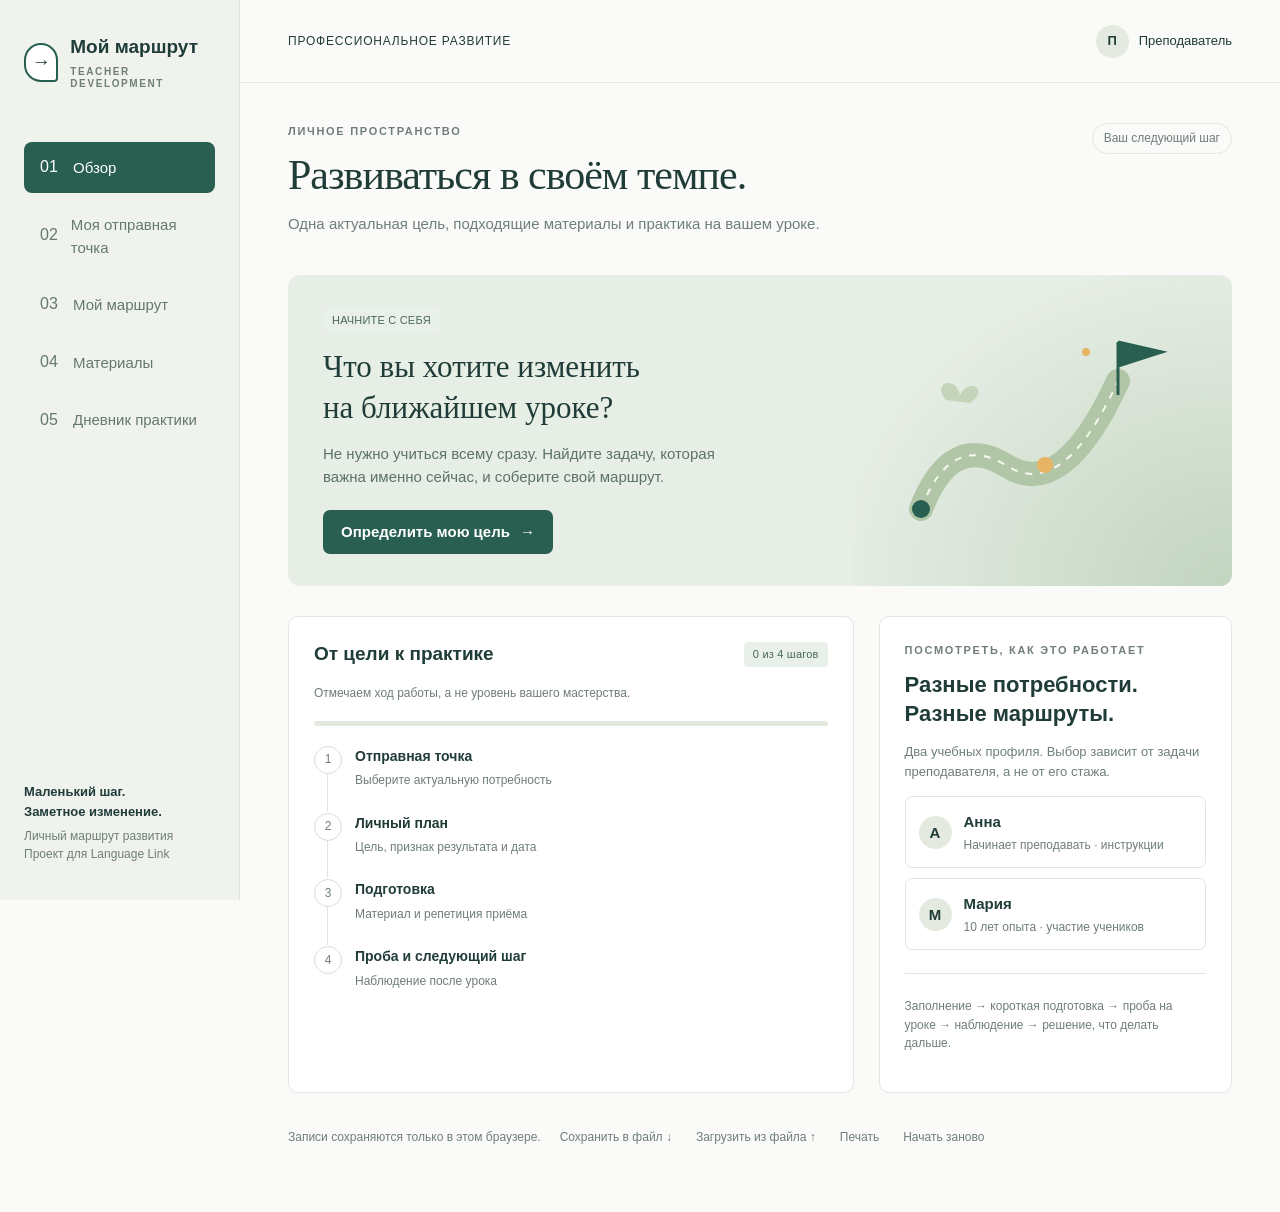
<file: language-link-tracker/index.html>
<!doctype html>
<html lang="ru"><head><meta charset="UTF-8"><meta name="viewport" content="width=device-width,initial-scale=1"><meta name="theme-color" content="#173d3a"><title>Мой маршрут — развитие преподавателя</title><meta name="description" content="Определите цель, соберите личный маршрут развития и перенесите новые приёмы в работу."><link rel="stylesheet" href="style.css"></head><body><div id="app"></div><div id="toast" role="status" aria-live="polite"></div><script src="app.js"></script></body></html>
</file>
<file: language-link-tracker/style.css>
:root{--ink:#203c39;--muted:#6f7e79;--green:#285f50;--light:#e9efe9;--paper:#fafbf8;--line:#e1e6df;--gold:#e6b463}*{box-sizing:border-box}body{margin:0;background:var(--paper);font:15px/1.55 -apple-system,BlinkMacSystemFont,"Segoe UI",sans-serif;color:var(--ink)}button,input,select,textarea{font:inherit}button,a{touch-action:manipulation}button{cursor:pointer}button:focus-visible,a:focus-visible,input:focus-visible,select:focus-visible,textarea:focus-visible{outline:3px solid var(--gold);outline-offset:3px}button{border:0}a{color:var(--green)}.layout{display:grid;grid-template-columns:240px 1fr;min-height:100vh}.sidebar{padding:36px 24px;border-right:1px solid var(--line);background:#f0f3ed;display:flex;flex-direction:column;position:sticky;top:0;height:100vh}.brand{display:flex;gap:12px;align-items:center;font-size:19px;font-weight:750;line-height:1.2}.brand-icon{width:37px;height:39px;border:2px solid var(--green);border-radius:18px 18px 4px 18px;display:grid;place-items:center;background:#fff}.brand small{display:block;font-size:10px;letter-spacing:1.6px;color:var(--muted);margin-top:7px}.nav{margin-top:52px;display:grid;gap:7px}.nav button{background:transparent;padding:13px 16px;border-radius:8px;text-align:left;color:#647771;display:flex;gap:13px;align-items:center}.nav button.active{background:var(--green);color:#fff}.nav span{font-size:16px;width:20px}.sidebar-bottom{margin-top:auto;padding-top:35px;color:var(--muted);font-size:12px}.sidebar-bottom strong{display:block;color:var(--ink);font-size:13px;margin-bottom:5px}.workspace{min-width:0}.topbar{height:83px;border-bottom:1px solid var(--line);display:flex;align-items:center;justify-content:space-between;padding:0 48px;font-size:12px;letter-spacing:.8px}.topbar .person{letter-spacing:0;display:flex;align-items:center;gap:10px;font-size:13px}.avatar{border-radius:50%;background:#e4eae0;width:33px;height:33px;display:grid;place-items:center;font-weight:650}.content{max-width:1280px;margin:auto;padding:40px 48px 60px}.eyebrow{text-transform:uppercase;letter-spacing:1.7px;font-size:11px;font-weight:650;color:var(--muted);margin-bottom:12px}.page-title{display:flex;justify-content:space-between;gap:20px;align-items:start;margin-bottom:26px}h1{font-family:Georgia,serif;font-size:42px;line-height:1.12;font-weight:400;margin:0 0 13px;letter-spacing:-1px}h2{font-size:22px;font-weight:550;margin:0 0 14px;line-height:1.3}h3{font-size:17px;font-weight:600;margin:0 0 8px}p{margin:0 0 14px}.sub{color:var(--muted);max-width:650px}.btn{display:inline-flex;align-items:center;justify-content:center;gap:10px;border-radius:7px;padding:12px 18px;font-weight:550;background:var(--green);color:#fff;white-space:normal;text-decoration:none;line-height:1.3;min-height:43px}.btn.secondary{background:#fff;border:1px solid var(--line);color:var(--ink)}.btn.quiet{padding:9px 0;background:transparent;color:var(--green);min-height:32px}.btn.small{font-size:12px;padding:9px 12px;min-height:34px}.hero{display:grid;grid-template-columns:1.5fr 1fr;background:#e7eee5;border-radius:12px;min-height:265px;overflow:hidden;margin-bottom:30px}.hero-copy{padding:32px 35px;max-width:650px}.hero h2{font-family:Georgia,serif;font-size:31px;font-weight:400;margin-top:14px}.hero p{color:#5c7268;max-width:430px;margin-bottom:22px}.hero-art{position:relative;display:grid;place-items:center;min-height:235px;background:radial-gradient(ellipse at 100% 100%,#c1d4bf,transparent 75%)}.hero-art svg{width:100%;height:230px;max-width:340px}.grid{display:grid;grid-template-columns:1.6fr 1fr;gap:25px}.card{border:1px solid var(--line);background:#fff;border-radius:10px;padding:25px;min-width:0}.section-title{display:flex;justify-content:space-between;gap:12px;align-items:center;margin:0 0 17px}.section-title h2{margin:0;font-size:19px}.tag{display:inline-flex;font-size:11px;background:var(--light);color:#4a685b;padding:4px 9px;border-radius:4px;letter-spacing:.2px}.steps{margin:20px 0 0}.step{display:flex;gap:13px;position:relative;padding-bottom:22px}.step:last-child{padding-bottom:0}.step:not(:last-child):before{content:"";position:absolute;left:13px;top:28px;bottom:1px;width:1px;background:var(--line)}.stepnum{flex-shrink:0;width:28px;height:28px;border:1px solid #d6dfd5;display:grid;place-items:center;border-radius:50%;font-size:12px;background:#fff;z-index:1;color:var(--muted)}.step.done .stepnum{background:var(--green);color:#fff;border-color:var(--green)}.step strong{font-size:14px;font-weight:600;display:block}.step small{color:var(--muted);font-size:12px}.note{color:var(--muted);font-size:12px}.divider{border:0;border-top:1px solid var(--line);margin:23px 0}.demo-list{display:grid;gap:10px}.demo-person{padding:13px;border:1px solid var(--line);background:#fff;border-radius:7px;text-align:left;display:flex;gap:12px;align-items:center;color:var(--ink)}.demo-person:hover{background:#f4f6f0}.demo-person small{display:block;font-size:12px;color:var(--muted);margin-top:2px}.demo-banner{background:#fff3d9;display:flex;justify-content:space-between;align-items:center;gap:20px;padding:11px 48px;font-size:12px}.demo-banner button{background:transparent;text-decoration:underline;color:var(--ink)}.form-grid{display:grid;grid-template-columns:1fr 1fr;gap:18px}.field{display:grid;gap:7px;margin-bottom:18px}.field label{font-weight:550;font-size:13px}.field .help{font-size:12px;color:var(--muted)}input,select,textarea{width:100%;border:1px solid #ced8cc;border-radius:6px;background:#fff;color:var(--ink);padding:11px 12px}textarea{resize:vertical;min-height:90px}select{min-height:46px}.wide{grid-column:1/-1}.needs-row{display:grid;grid-template-columns:1.3fr 1fr;gap:25px;align-items:center;border-top:1px solid var(--line);padding:20px 0}.needs-row strong{display:block;font-size:14px}.needs-row p{font-size:12px;color:var(--muted);margin:4px 0 0}.actions{display:flex;gap:12px;flex-wrap:wrap;align-items:center}.path-card{padding:0;overflow:hidden}.path-head{padding:25px;border-bottom:1px solid var(--line);background:#f1f5ee}.path-body{padding:25px}.resource-list{display:grid;grid-template-columns:repeat(3,1fr);gap:18px}.resource{display:flex;flex-direction:column;min-height:240px}.resource .num{font:38px Georgia,serif;color:#b1c3ad;margin:15px 0}.resource p{font-size:13px;color:var(--muted)}.resource .btn{margin-top:auto}.guide{max-width:800px}.guide ol,.guide ul{padding-left:23px}.guide li{padding-left:5px;margin-bottom:12px}.guide .example{padding:20px;background:#eff3e9;border-radius:8px;margin:20px 0}.guide .example p{margin:0}.progress{height:5px;background:#e4e9df;border-radius:5px;margin:18px 0 8px;overflow:hidden}.progress i{display:block;height:100%;background:#6d997a;border-radius:5px}.log-entry{border-left:2px solid #a9c19f;padding:0 0 0 18px;margin:22px 0}.log-entry small{color:var(--muted)}.log-entry p{white-space:pre-wrap;font-size:14px;margin-top:8px}.empty{border:1px dashed #cbd7c6;border-radius:8px;padding:25px;color:var(--muted);font-size:14px}.footer-tools{margin-top:30px;display:flex;gap:14px;align-items:center;flex-wrap:wrap}.footer-tools button{background:transparent;color:var(--muted);font-size:12px;padding:5px}.error{color:#a84831;font-size:13px;padding:12px;background:#fff0ea;border-radius:6px;margin:10px 0}.pill{border:1px solid var(--line);border-radius:30px;padding:5px 11px;font-size:12px;color:var(--muted)}#toast{position:fixed;bottom:24px;left:50%;transform:translateX(-50%);padding:12px 20px;background:var(--ink);color:white;border-radius:8px;opacity:0;pointer-events:none;transition:opacity .2s;z-index:100;max-width:90vw;font-size:13px}#toast.show{opacity:1}.check{display:flex;gap:12px;align-items:start;margin:14px 0;font-size:14px}.check input{width:18px;height:18px;margin-top:3px;accent-color:var(--green)}.rationale{font-size:13px;color:#5f7768;margin:15px 0}.status-grid{display:grid;grid-template-columns:1fr 1fr;gap:12px;margin-bottom:20px}.stat{background:#f2f5ee;padding:15px;border-radius:6px}.stat strong{display:block;font-size:17px}.stat span{font-size:11px;color:var(--muted)}@media(min-width:1500px){.content{padding-top:50px}}@media(max-width:1050px){.sidebar{padding:30px 14px}.layout{grid-template-columns:205px 1fr}.content{padding:30px 26px}.topbar{padding:0 26px}.grid{grid-template-columns:1fr}.resource-list{grid-template-columns:1fr 1fr}.hero{grid-template-columns:1.6fr 1fr}.demo-banner{padding:12px 26px}}@media(max-width:700px){.layout{display:block}.sidebar{height:auto;position:static;border-right:0;padding:18px 20px}.brand small{display:none}.nav{display:flex;overflow:auto;margin-top:20px;gap:5px}.nav button{padding:10px 13px;white-space:nowrap;font-size:12px}.nav span{display:none}.sidebar-bottom{display:none}.topbar{height:52px;padding:0 20px}.content{padding:25px 20px}.hero{grid-template-columns:1fr}.hero-copy{padding:25px}.hero-art{display:none}h1{font-size:33px}.page-title{display:block}.page-title>.btn{margin-top:8px}.form-grid,.resource-list,.needs-row{grid-template-columns:1fr}.needs-row{gap:12px}.card{padding:20px}.demo-banner{padding:10px 20px}.tag{font-size:10px}.page-title .pill{display:inline-block;margin-top:8px}}@media print{.sidebar,.topbar,.footer-tools,.btn,.demo-banner{display:none!important}.layout{display:block}.content{padding:0}.card{break-inside:avoid}.hero-art{display:none}.grid{display:block}.card{margin:12px 0}}
</file>
